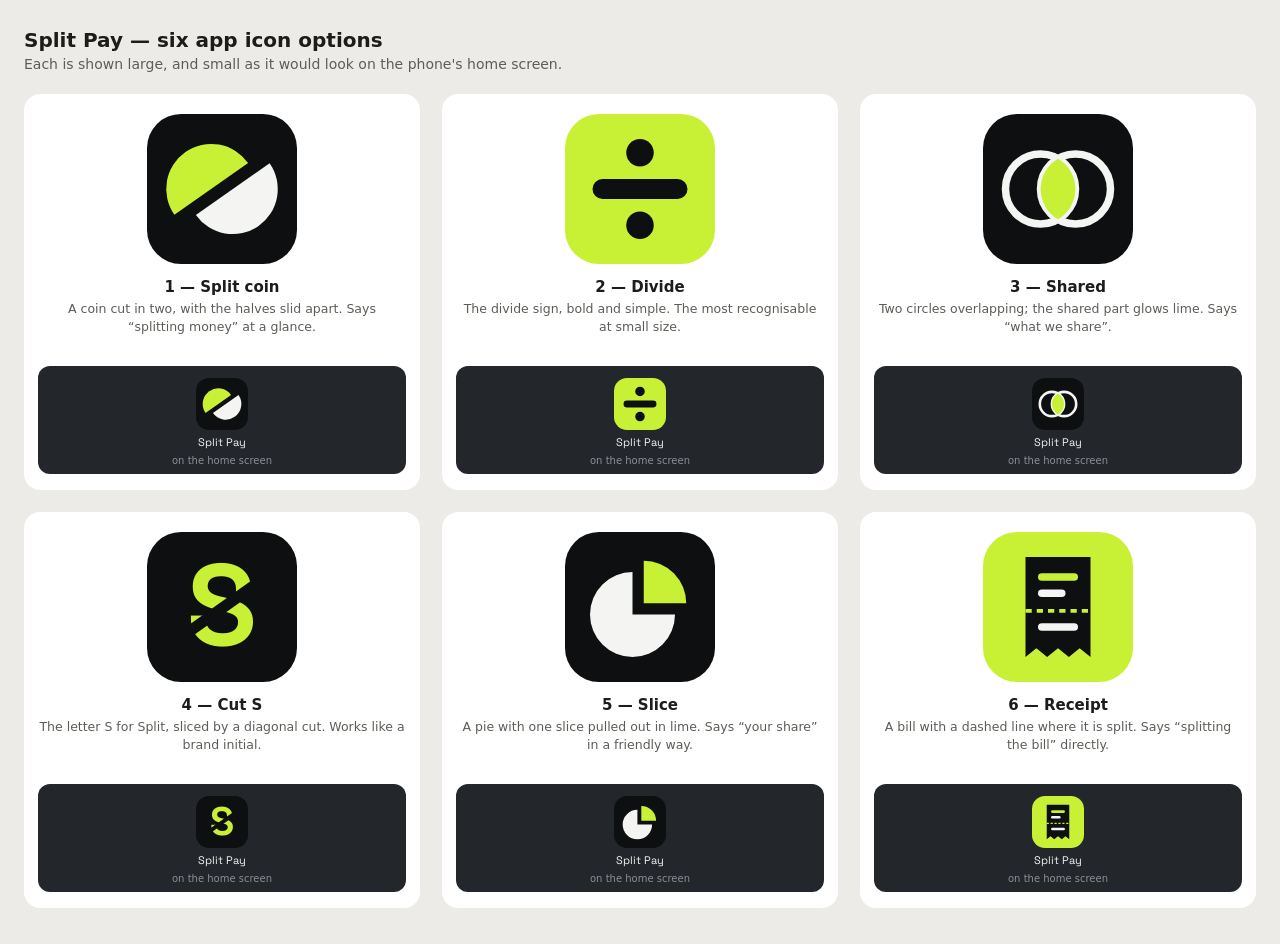
<file: docs/design/app-icons.html>
<!doctype html>
<html lang="en">
<head>
<meta charset="utf-8">
<title>Split Pay — app icon options</title>
<link href="https://fonts.googleapis.com/css2?family=Space+Grotesk:wght@500;700&display=swap" rel="stylesheet">
<style>
  * { box-sizing: border-box; margin: 0; }
  body { background: #ECEBE7; color: #1c1c1a; font-family: system-ui, "Segoe UI", sans-serif; padding: 28px 24px 36px; }
  h1 { font-size: 20px; font-weight: 600; }
  p.lead { color: #5d5c57; font-size: 14px; margin: 4px 0 22px; }
  .row { display: flex; gap: 22px; flex-wrap: wrap; }
  .opt { flex: 0 0 calc((100% - 44px) / 3); background: #fff; border-radius: 16px; padding: 20px 14px 16px; text-align: center; }
  .opt svg.big { width: 150px; height: 150px; border-radius: 34px; display: block; margin: 0 auto; }
  .opt h2 { font-size: 15px; font-weight: 600; margin-top: 14px; }
  .opt p { font-size: 12.5px; color: #5d5c57; margin-top: 4px; line-height: 1.45; min-height: 54px; }
  .home { margin-top: 12px; background: #23262B; border-radius: 12px; padding: 12px 0 8px; color: #F4F5F2; font-family: "Space Grotesk", system-ui, sans-serif; font-size: 11px; }
  .home svg { width: 52px; height: 52px; border-radius: 13px; display: block; margin: 0 auto 5px; }
  .home small { display: block; color: #8B9096; font-size: 10px; margin-top: 6px; font-family: system-ui, sans-serif; }
</style>
</head>
<body>
<h1>Split Pay — six app icon options</h1>
<p class="lead">Each is shown large, and small as it would look on the phone's home screen.</p>
<div class="row" id="row"></div>
<script>
const icons = [
  { name: "1 — Split coin", text: "A coin cut in two, with the halves slid apart. Says “splitting money” at a glance.",
    svg: `<rect width="120" height="120" fill="#0E0F11"/>
          <g transform="rotate(-35 60 60)">
            <path d="M24 55 A36 36 0 0 1 96 55 Z" fill="#C8F135" transform="translate(-7 0)"/>
            <path d="M24 65 A36 36 0 0 0 96 65 Z" fill="#F4F5F2" transform="translate(7 0)"/>
          </g>` },
  { name: "2 — Divide", text: "The divide sign, bold and simple. The most recognisable at small size.",
    svg: `<rect width="120" height="120" fill="#C8F135"/>
          <circle cx="60" cy="31" r="11" fill="#0E0F11"/>
          <rect x="22" y="52" width="76" height="16" rx="8" fill="#0E0F11"/>
          <circle cx="60" cy="89" r="11" fill="#0E0F11"/>` },
  { name: "3 — Shared", text: "Two circles overlapping; the shared part glows lime. Says “what we share”.",
    svg: `<rect width="120" height="120" fill="#0E0F11"/>
          <circle cx="46" cy="60" r="28" fill="none" stroke="#F4F5F2" stroke-width="6"/>
          <circle cx="74" cy="60" r="28" fill="none" stroke="#F4F5F2" stroke-width="6"/>
          <path d="M60 35.8 A28 28 0 0 1 60 84.2 A28 28 0 0 1 60 35.8 Z" fill="#C8F135"/>` },
  { name: "4 — Cut S", text: "The letter S for Split, sliced by a diagonal cut. Works like a brand initial.",
    svg: `<rect width="120" height="120" fill="#0E0F11"/>
          <text x="60" y="90" text-anchor="middle" font-family="Space Grotesk, system-ui, sans-serif" font-weight="700" font-size="92" fill="#C8F135">S</text>
          <line x1="22" y1="88" x2="98" y2="34" stroke="#0E0F11" stroke-width="9"/>` },
  { name: "5 — Slice", text: "A pie with one slice pulled out in lime. Says “your share” in a friendly way.",
    svg: `<rect width="120" height="120" fill="#0E0F11"/>
          <path d="M54 66 L54 32 A34 34 0 1 0 88 66 Z" fill="#F4F5F2"/>
          <path d="M54 66 L54 32 A34 34 0 0 1 88 66 Z" fill="#C8F135" transform="translate(9 -9)"/>` },
  { name: "6 — Receipt", text: "A bill with a dashed line where it is split. Says “splitting the bill” directly.",
    svg: `<rect width="120" height="120" fill="#C8F135"/>
          <path d="M34 20 H86 V100 L77.3 93 L68.7 100 L60 93 L51.3 100 L42.7 93 L34 100 Z" fill="#0E0F11"/>
          <rect x="44" y="33" width="32" height="6" rx="3" fill="#C8F135"/>
          <rect x="44" y="46" width="22" height="6" rx="3" fill="#F4F5F2"/>
          <line x1="34" y1="63" x2="86" y2="63" stroke="#C8F135" stroke-width="3" stroke-dasharray="5 4"/>
          <rect x="44" y="73" width="32" height="6" rx="3" fill="#F4F5F2"/>` }
];
document.getElementById('row').innerHTML = icons.map(i => `
  <div class="opt">
    <svg class="big" viewBox="0 0 120 120">${i.svg}</svg>
    <h2>${i.name}</h2><p>${i.text}</p>
    <div class="home"><svg viewBox="0 0 120 120">${i.svg}</svg>Split Pay<small>on the home screen</small></div>
  </div>`).join('');
</script>
</body>
</html>
</file>
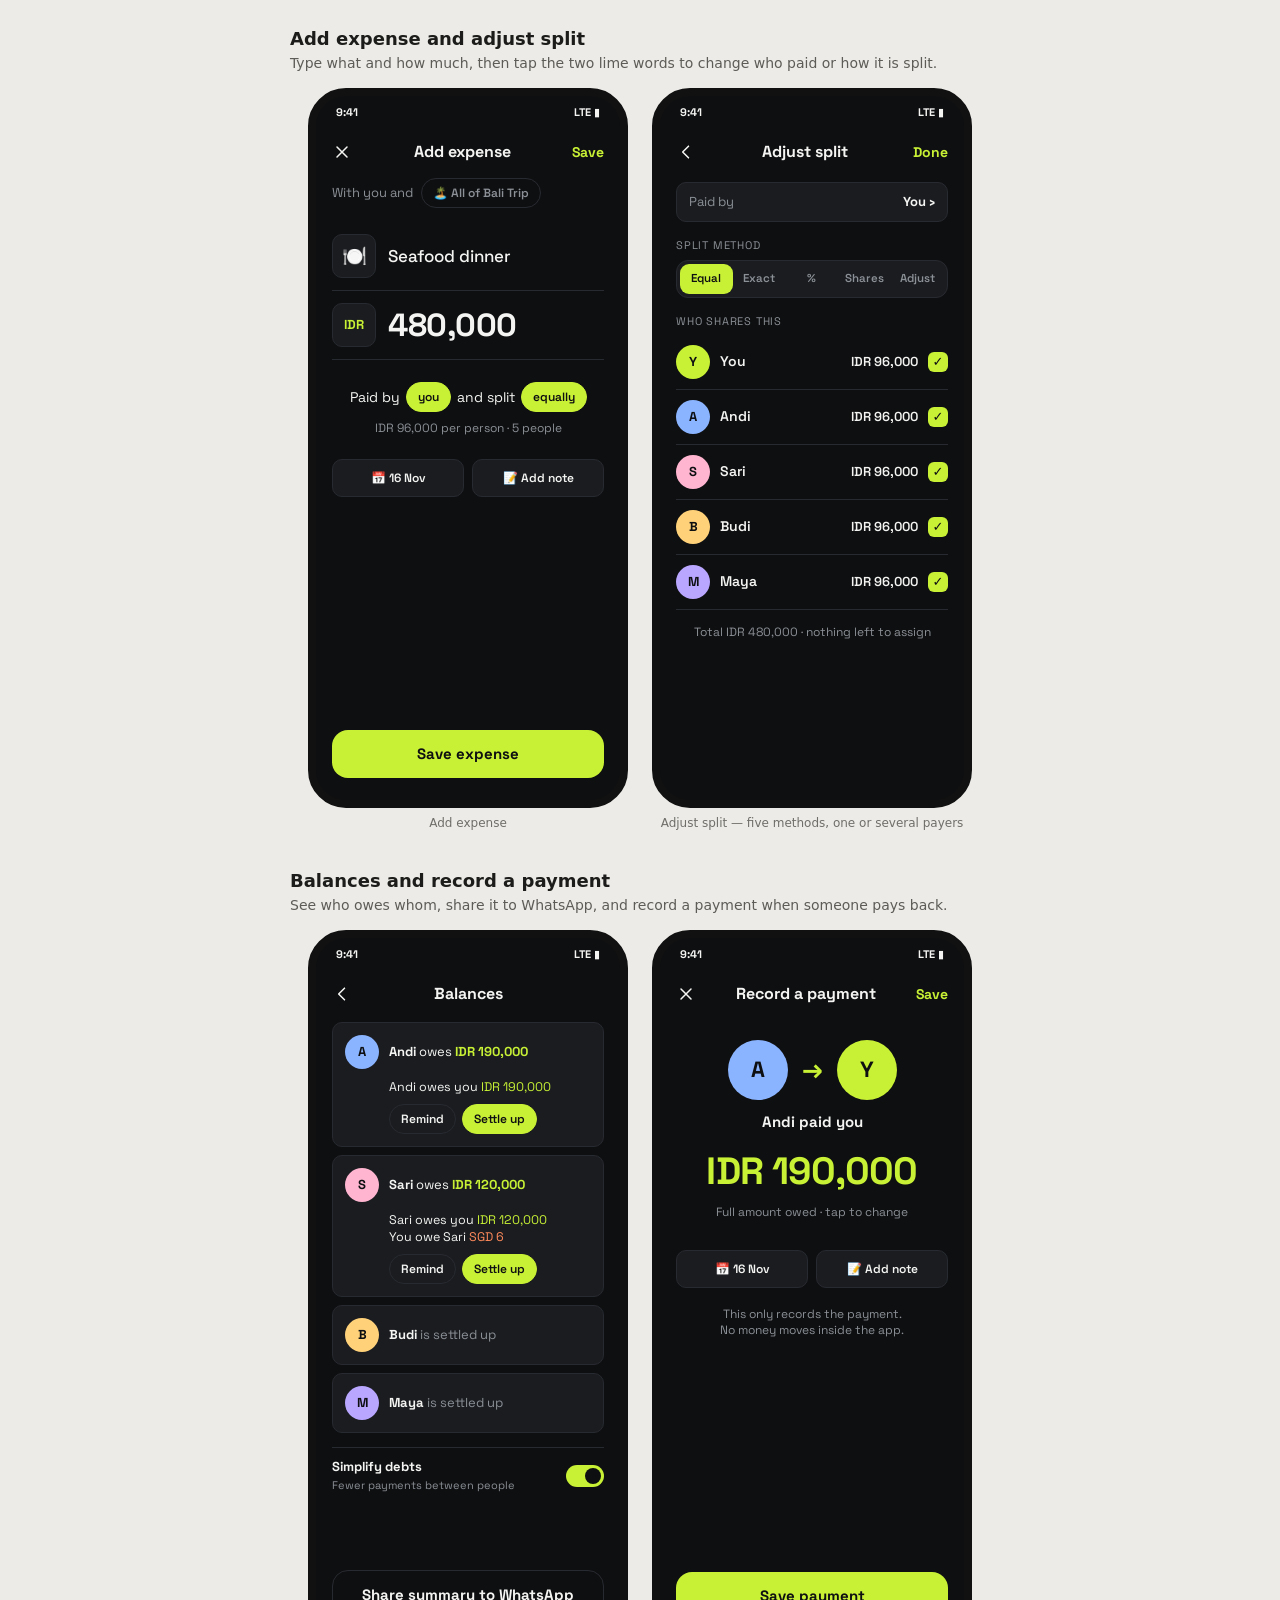
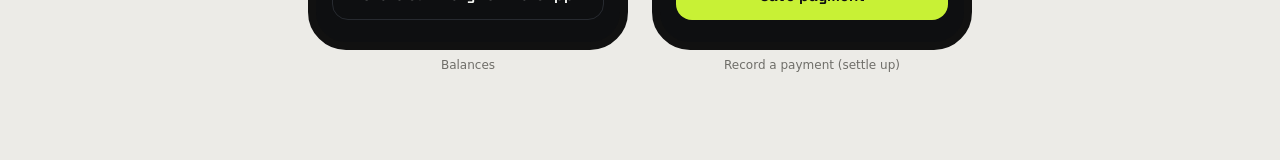
<file: docs/design/style-a-screens.html>
<!doctype html>
<html lang="en">
<head>
<meta charset="utf-8">
<meta name="viewport" content="width=device-width, initial-scale=1">
<title>Split Pay — Style A screens</title>
<link rel="preconnect" href="https://fonts.googleapis.com">
<link href="https://fonts.googleapis.com/css2?family=Space+Grotesk:wght@400;500;700&display=swap" rel="stylesheet">
<style>
  * { box-sizing: border-box; margin: 0; }
  body { background: #ECEBE7; color: #1c1c1a; font-family: system-ui, "Segoe UI", sans-serif; padding: 28px 16px 48px; }
  .set { max-width: 700px; margin: 0 auto 40px; }
  .set h2 { font-size: 18px; font-weight: 600; }
  .set p { color: #5d5c57; font-size: 14px; margin: 4px 0 14px; line-height: 1.5; }
  .pair { display: flex; gap: 24px; flex-wrap: wrap; justify-content: center; }
  .cap { text-align: center; font-size: 12px; color: #6f6e69; margin-top: 8px; }

  .phone { --bg:#0E0F11; --surface:#1A1C20; --text:#F4F5F2; --muted:#8B9096; --line:#272A30; --accent:#C8F135; --on-accent:#0E0F11; --pos:#C8F135; --neg:#FF8A5B;
           width: 320px; height: 720px; border-radius: 38px; border: 8px solid #111; overflow: hidden; position: relative;
           background: var(--bg); color: var(--text); font-family: "Space Grotesk", system-ui, sans-serif; font-size: 13px; line-height: 1.35; }
  .status { height: 30px; padding: 9px 20px 0; font-size: 11px; font-weight: 700; display: flex; justify-content: space-between; }
  .body { padding: 6px 16px 0; }
  .top { display: flex; align-items: center; justify-content: space-between; height: 40px; }
  .top b { font-size: 16px; }
  .top .act { color: var(--accent); font-weight: 700; font-size: 14px; }
  .top svg { width: 20px; height: 20px; stroke: currentColor; fill: none; stroke-width: 1.8; stroke-linecap: round; stroke-linejoin: round; }
  .pos { color: var(--pos); } .neg { color: var(--neg); } .mut { color: var(--muted); }
  .lbl { font-size: 11px; color: var(--muted); text-transform: uppercase; letter-spacing: 0.8px; margin: 16px 0 6px; }
  .chip { display: inline-flex; align-items: center; gap: 6px; padding: 6px 11px; border-radius: 999px; border: 1px solid var(--line); font-size: 12px; font-weight: 600; white-space: nowrap; }
  .chip.pri { background: var(--accent); color: var(--on-accent); border-color: var(--accent); }
  .with { display: flex; align-items: center; gap: 8px; margin-top: 6px; color: var(--muted); }
  .field { display: flex; align-items: center; gap: 12px; padding: 12px 0; border-bottom: 1px solid var(--line); }
  .tile { width: 44px; height: 44px; border-radius: 10px; background: var(--surface); border: 1px solid var(--line); display: grid; place-items: center; font-size: 20px; font-weight: 700; flex: none; }
  .tile.cur { font-size: 13px; color: var(--accent); }
  .field .v { font-size: 17px; font-weight: 500; }
  .field .v.big { font-size: 32px; font-weight: 700; letter-spacing: -0.5px; }
  .sentence { display: flex; flex-wrap: wrap; align-items: center; justify-content: center; gap: 6px; margin: 22px 0 8px; font-size: 14px; }
  .hint { text-align: center; color: var(--muted); font-size: 12px; }
  .tools { display: flex; gap: 8px; margin-top: 22px; }
  .tools .chip { flex: 1; justify-content: center; padding: 10px; border-radius: 10px; background: var(--surface); }
  .btn { position: absolute; left: 16px; right: 16px; bottom: 22px; background: var(--accent); color: var(--on-accent); font-weight: 700; font-size: 15px; text-align: center; padding: 14px; border-radius: 16px; }
  .btn.ghost { background: none; color: var(--text); border: 1px solid var(--line); }
  .seg { display: flex; background: var(--surface); border: 1px solid var(--line); border-radius: 12px; padding: 3px; margin-top: 8px; }
  .seg span { flex: 1; text-align: center; padding: 7px 0; border-radius: 9px; font-size: 11.5px; font-weight: 600; color: var(--muted); }
  .seg span.on { background: var(--accent); color: var(--on-accent); }
  .person { display: flex; align-items: center; gap: 10px; padding: 10px 0; border-bottom: 1px solid var(--line); }
  .av { width: 34px; height: 34px; border-radius: 50%; display: grid; place-items: center; font-size: 13px; font-weight: 700; color: #0E0F11; flex: none; }
  .av.y { background: #C8F135; } .av.a { background: #8AB4FF; } .av.s { background: #FFB5D0; } .av.b { background: #FFD27A; } .av.m { background: #B9A6FF; }
  .person .n { flex: 1; font-size: 14px; font-weight: 600; }
  .person .n small { display: block; font-weight: 400; font-size: 11px; color: var(--muted); }
  .person .amt { font-size: 13px; font-weight: 600; }
  .check { width: 20px; height: 20px; border-radius: 6px; background: var(--accent); color: var(--on-accent); display: grid; place-items: center; font-size: 13px; font-weight: 700; flex: none; }
  .paidby { display: flex; align-items: center; justify-content: space-between; background: var(--surface); border: 1px solid var(--line); border-radius: 10px; padding: 10px 12px; margin-top: 10px; }
  .card { background: var(--surface); border: 1px solid var(--line); border-radius: 10px; padding: 12px; margin-top: 8px; }
  .card .head { display: flex; align-items: center; gap: 10px; }
  .card .line { margin: 10px 0 8px 44px; font-size: 12.5px; }
  .card .acts { margin-left: 44px; display: flex; gap: 6px; }
  .toggle { display: flex; align-items: center; justify-content: space-between; margin-top: 14px; padding: 10px 0; border-top: 1px solid var(--line); }
  .sw { width: 38px; height: 22px; border-radius: 999px; background: var(--accent); position: relative; }
  .sw::after { content: ""; position: absolute; right: 3px; top: 3px; width: 16px; height: 16px; border-radius: 50%; background: var(--on-accent); }
  .flow { display: flex; align-items: center; justify-content: center; gap: 14px; margin: 26px 0 12px; }
  .flow .av { width: 60px; height: 60px; font-size: 22px; }
  .flow .arrow { color: var(--accent); font-size: 26px; font-weight: 700; }
  .center { text-align: center; }
  .amount { font-size: 38px; font-weight: 700; letter-spacing: -0.8px; margin-top: 14px; }
</style>
</head>
<body>

<section class="set" id="add"><h2>Add expense and adjust split</h2><p>Type what and how much, then tap the two lime words to change who paid or how it is split.</p>
<div class="pair">
  <div><div class="phone"><div class="status"><span>9:41</span><span>LTE ▮</span></div><div class="body">
    <div class="top"><svg viewBox="0 0 24 24"><path d="M6 6l12 12M18 6L6 18"/></svg><b>Add expense</b><span class="act">Save</span></div>
    <div class="with">With you and <span class="chip">🏝️ All of Bali Trip</span></div>
    <div class="field" style="margin-top:14px"><div class="tile">🍽️</div><div class="v">Seafood dinner</div></div>
    <div class="field"><div class="tile cur">IDR</div><div class="v big">480,000</div></div>
    <div class="sentence">Paid by <span class="chip pri">you</span> and split <span class="chip pri">equally</span></div>
    <div class="hint">IDR 96,000 per person · 5 people</div>
    <div class="tools"><span class="chip">📅 16 Nov</span><span class="chip">📝 Add note</span></div>
  </div><div class="btn">Save expense</div></div><div class="cap">Add expense</div></div>

  <div><div class="phone"><div class="status"><span>9:41</span><span>LTE ▮</span></div><div class="body">
    <div class="top"><svg viewBox="0 0 24 24"><path d="M15 5l-7 7 7 7"/></svg><b>Adjust split</b><span class="act">Done</span></div>
    <div class="paidby"><span class="mut">Paid by</span><b>You ›</b></div>
    <div class="lbl">Split method</div>
    <div class="seg"><span class="on">Equal</span><span>Exact</span><span>%</span><span>Shares</span><span>Adjust</span></div>
    <div class="lbl">Who shares this</div>
    <div class="person"><div class="av y">Y</div><div class="n">You</div><div class="amt">IDR 96,000</div><div class="check">✓</div></div>
    <div class="person"><div class="av a">A</div><div class="n">Andi</div><div class="amt">IDR 96,000</div><div class="check">✓</div></div>
    <div class="person"><div class="av s">S</div><div class="n">Sari</div><div class="amt">IDR 96,000</div><div class="check">✓</div></div>
    <div class="person"><div class="av b">B</div><div class="n">Budi</div><div class="amt">IDR 96,000</div><div class="check">✓</div></div>
    <div class="person"><div class="av m">M</div><div class="n">Maya</div><div class="amt">IDR 96,000</div><div class="check">✓</div></div>
    <div class="hint" style="margin-top:14px">Total IDR 480,000 · nothing left to assign</div>
  </div></div><div class="cap">Adjust split — five methods, one or several payers</div></div>
</div></section>

<section class="set" id="bal"><h2>Balances and record a payment</h2><p>See who owes whom, share it to WhatsApp, and record a payment when someone pays back.</p>
<div class="pair">
  <div><div class="phone"><div class="status"><span>9:41</span><span>LTE ▮</span></div><div class="body">
    <div class="top"><svg viewBox="0 0 24 24"><path d="M15 5l-7 7 7 7"/></svg><b>Balances</b><span style="width:20px"></span></div>
    <div class="card"><div class="head"><div class="av a">A</div><div class="n" style="flex:1"><b>Andi</b> owes <b class="pos">IDR 190,000</b></div></div>
      <div class="line">Andi owes you <span class="pos">IDR 190,000</span></div>
      <div class="acts"><span class="chip">Remind</span><span class="chip pri">Settle up</span></div></div>
    <div class="card"><div class="head"><div class="av s">S</div><div class="n" style="flex:1"><b>Sari</b> owes <b class="pos">IDR 120,000</b></div></div>
      <div class="line">Sari owes you <span class="pos">IDR 120,000</span><br>You owe Sari <span class="neg">SGD 6</span></div>
      <div class="acts"><span class="chip">Remind</span><span class="chip pri">Settle up</span></div></div>
    <div class="card"><div class="head"><div class="av b">B</div><div class="n mut" style="flex:1"><b style="color:var(--text)">Budi</b> is settled up</div></div></div>
    <div class="card"><div class="head"><div class="av m">M</div><div class="n mut" style="flex:1"><b style="color:var(--text)">Maya</b> is settled up</div></div></div>
    <div class="toggle"><div><b>Simplify debts</b><br><span class="mut" style="font-size:11px">Fewer payments between people</span></div><div class="sw"></div></div>
  </div><div class="btn ghost">Share summary to WhatsApp</div></div><div class="cap">Balances</div></div>

  <div><div class="phone"><div class="status"><span>9:41</span><span>LTE ▮</span></div><div class="body">
    <div class="top"><svg viewBox="0 0 24 24"><path d="M6 6l12 12M18 6L6 18"/></svg><b>Record a payment</b><span class="act">Save</span></div>
    <div class="flow"><div class="av a">A</div><div class="arrow">→</div><div class="av y">Y</div></div>
    <div class="center"><b style="font-size:15px">Andi paid you</b><div class="amount pos">IDR 190,000</div><div class="hint" style="margin-top:6px">Full amount owed · tap to change</div></div>
    <div class="tools" style="margin-top:30px"><span class="chip">📅 16 Nov</span><span class="chip">📝 Add note</span></div>
    <div class="hint" style="margin-top:18px">This only records the payment.<br>No money moves inside the app.</div>
  </div><div class="btn">Save payment</div></div><div class="cap">Record a payment (settle up)</div></div>
</div></section>

<script>
const only = location.hash.slice(1);
if (only) document.querySelectorAll('.set').forEach(s => { if (s.id !== only) s.style.display = 'none'; });
</script>
</body>
</html>
</file>
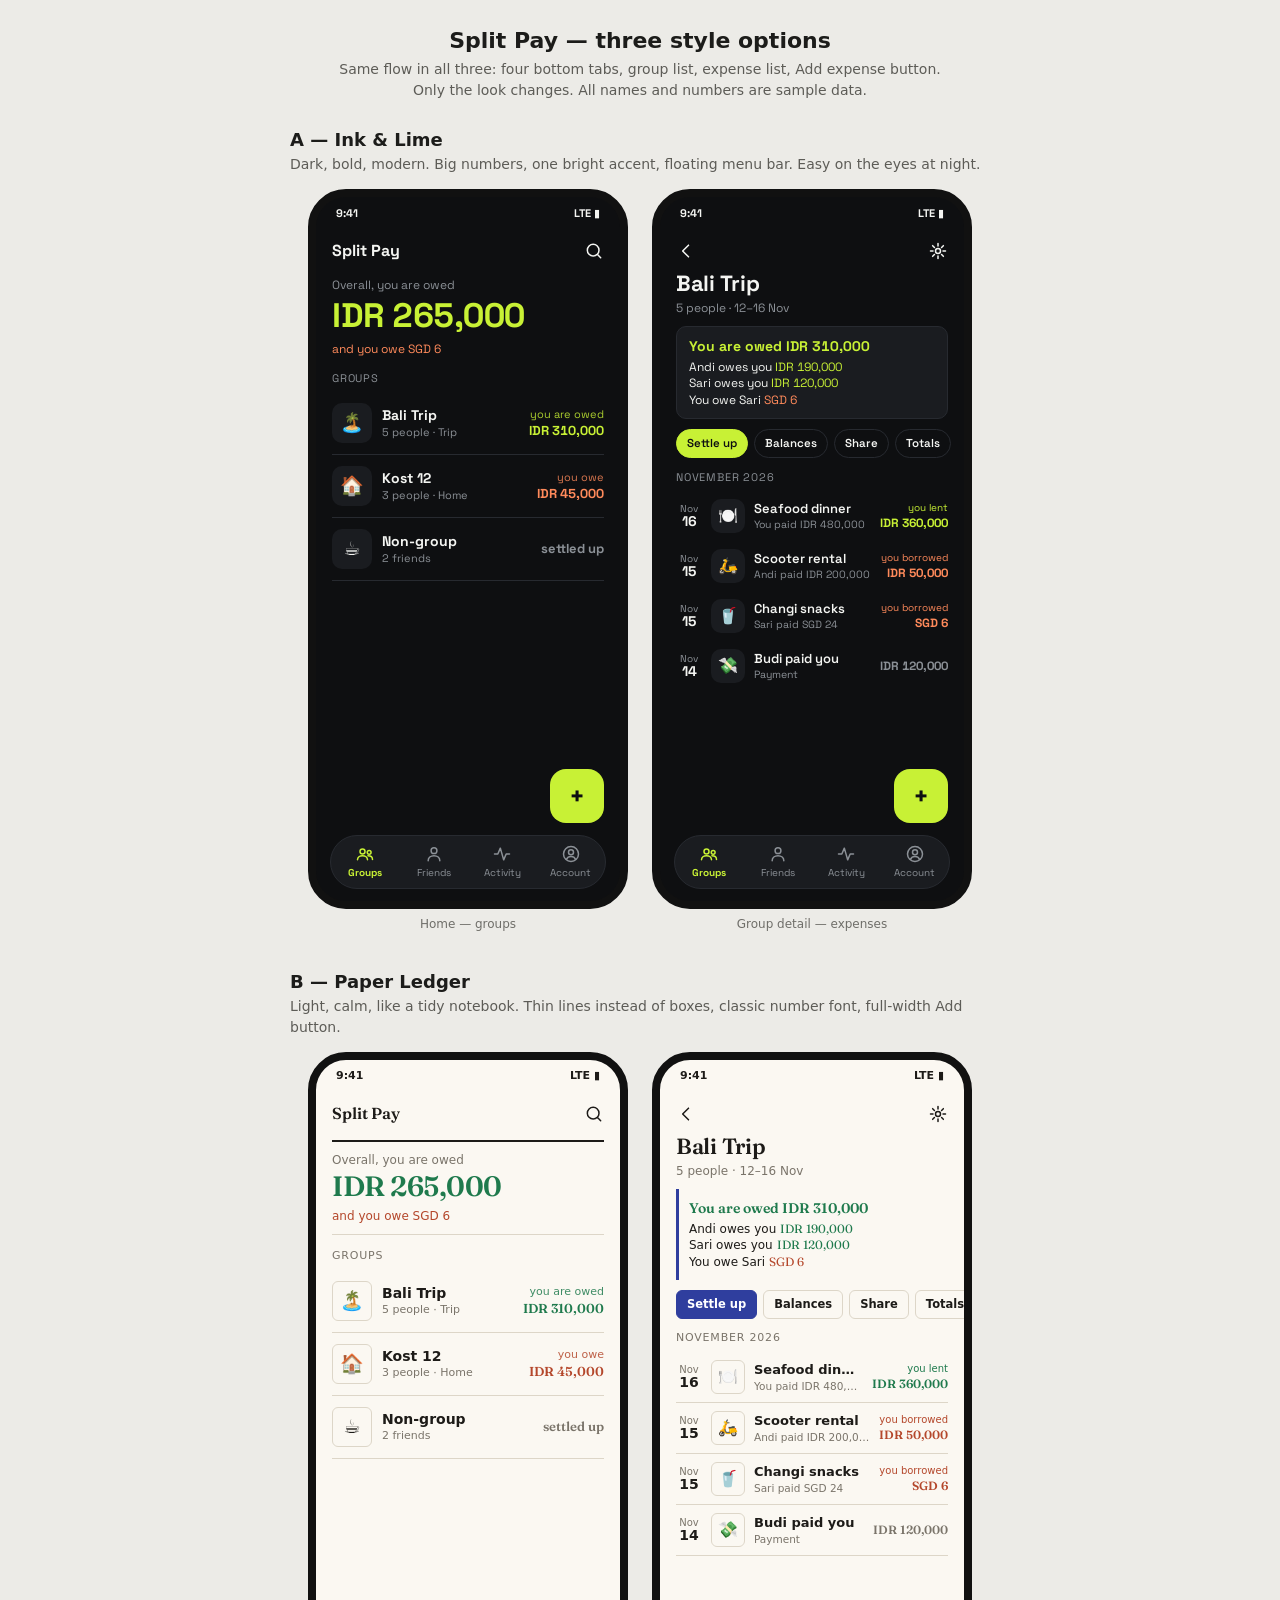
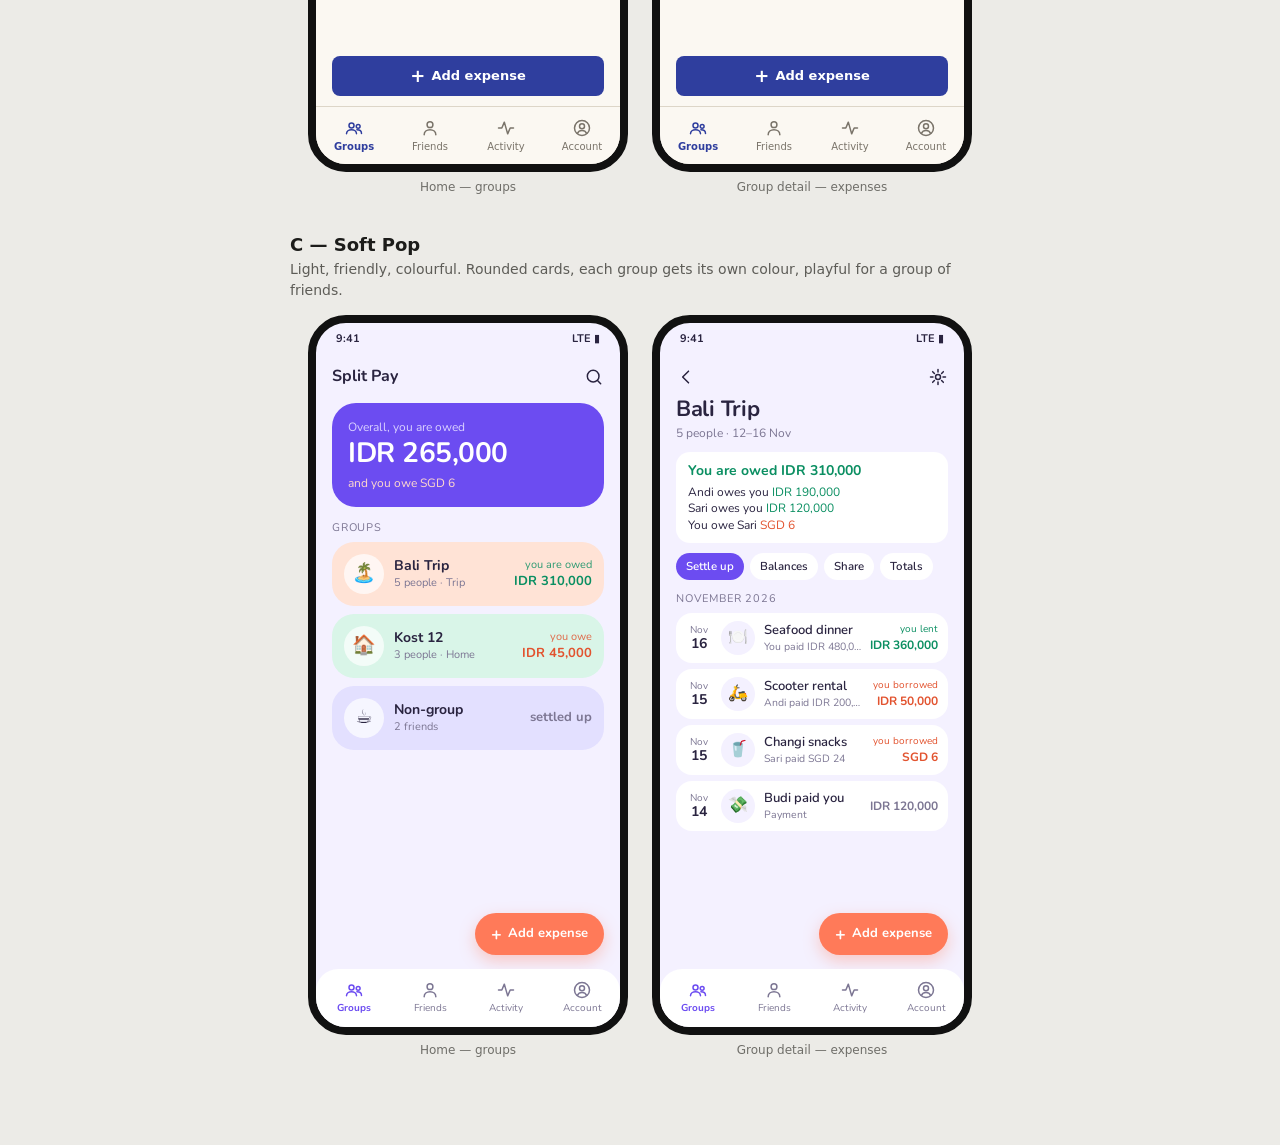
<file: docs/design/style-mockups.html>
<!doctype html>
<html lang="en">
<head>
<meta charset="utf-8">
<meta name="viewport" content="width=device-width, initial-scale=1">
<title>Split Pay — style mock-ups</title>
<link rel="preconnect" href="https://fonts.googleapis.com">
<link href="https://fonts.googleapis.com/css2?family=Space+Grotesk:wght@400;500;700&family=Fraunces:opsz,wght@9..144,500;9..144,600&family=Nunito:wght@500;700;800&display=swap" rel="stylesheet">
<style>
  * { box-sizing: border-box; margin: 0; }
  body { background: #ECEBE7; color: #1c1c1a; font-family: system-ui, "Segoe UI", sans-serif; padding: 28px 16px 48px; }
  h1 { font-size: 22px; font-weight: 600; text-align: center; }
  .lead { text-align: center; color: #5d5c57; font-size: 14px; margin: 6px auto 28px; max-width: 620px; line-height: 1.5; }
  .style { max-width: 700px; margin: 0 auto 40px; }
  .style h2 { font-size: 18px; font-weight: 600; }
  .style p { color: #5d5c57; font-size: 14px; margin: 4px 0 14px; line-height: 1.5; }
  .pair { display: flex; gap: 24px; flex-wrap: wrap; justify-content: center; }
  .cap { text-align: center; font-size: 12px; color: #6f6e69; margin-top: 8px; }

  /* ---------- shared phone ---------- */
  .phone { width: 320px; height: 720px; border-radius: 38px; border: 8px solid #111; overflow: hidden; position: relative;
           background: var(--bg); color: var(--text); font-family: var(--font); font-size: 13px; line-height: 1.35; }
  .status { height: 30px; padding: 9px 20px 0; font-size: 11px; font-weight: 700; display: flex; justify-content: space-between; }
  .body { padding: 6px 16px 0; }
  .top { display: flex; align-items: center; justify-content: space-between; height: 36px; }
  .top .app { font-weight: 700; font-size: 16px; }
  .top svg, nav svg { width: 20px; height: 20px; stroke: currentColor; fill: none; stroke-width: 1.8; stroke-linecap: round; stroke-linejoin: round; }
  .pos { color: var(--pos); } .neg { color: var(--neg); } .mut { color: var(--muted); }
  .num { font-family: var(--numfont); font-variant-numeric: tabular-nums; }
  .hero { margin: 8px 0 14px; }
  .hero .lbl { font-size: 12px; color: var(--muted); }
  .hero .big { font-size: 28px; font-weight: 700; letter-spacing: -0.5px; }
  .hero .sub { font-size: 12px; margin-top: 2px; }
  .sect { font-size: 11px; color: var(--muted); text-transform: uppercase; letter-spacing: 0.8px; margin: 12px 0 6px; }
  .g { display: flex; align-items: center; gap: 10px; padding: 11px 0; }
  .g .gi { width: 40px; height: 40px; border-radius: var(--radius); background: var(--surface); display: grid; place-items: center; font-size: 19px; flex: none; }
  .g .gt { flex: 1; min-width: 0; }
  .g b { display: block; font-size: 14px; font-weight: 700; }
  .g small { font-size: 11px; color: var(--muted); display: block; }
  .g .ga { text-align: right; }
  .g .ga small { color: inherit; opacity: .85; }
  .g .ga b { font-size: 13px; }
  .gh h3 { font-size: 22px; font-weight: 700; letter-spacing: -0.3px; }
  .gh small { color: var(--muted); font-size: 12px; }
  .sum { margin: 10px 0; padding: 10px 12px; border-radius: var(--radius); background: var(--surface); font-size: 12px; }
  .sum b { font-size: 14px; display: block; margin-bottom: 3px; }
  .chips { display: flex; gap: 6px; margin: 10px 0 4px; }
  .chip { padding: 6px 10px; border-radius: 999px; border: 1px solid var(--line); font-size: 11.5px; font-weight: 600; white-space: nowrap; }
  .chip.pri { background: var(--accent); color: var(--on-accent); border-color: var(--accent); }
  .row { display: flex; align-items: center; gap: 9px; padding: 8px 0; }
  .row .d { width: 26px; text-align: center; font-size: 10px; color: var(--muted); line-height: 1.1; flex: none; }
  .row .d b { display: block; font-size: 14px; color: var(--text); }
  .row .ic { width: 34px; height: 34px; border-radius: var(--radius); background: var(--surface); display: grid; place-items: center; font-size: 16px; flex: none; }
  .row .t { flex: 1; min-width: 0; }
  .row .t b { display: block; font-size: 13px; font-weight: 600; white-space: nowrap; overflow: hidden; text-overflow: ellipsis; }
  .row .t small { font-size: 10.5px; color: var(--muted); display: block; white-space: nowrap; overflow: hidden; text-overflow: ellipsis; }
  .row .a { white-space: nowrap; flex: none; }
  .row .a { text-align: right; font-size: 10px; }
  .row .a b { display: block; font-size: 12px; }
  nav { position: absolute; left: 0; right: 0; bottom: 0; height: 58px; display: flex; background: var(--bg); border-top: 1px solid var(--line); }
  nav div { flex: 1; display: flex; flex-direction: column; align-items: center; justify-content: center; gap: 2px; font-size: 10px; color: var(--muted); }
  nav div.on { color: var(--accent); font-weight: 700; }
  .fab { position: absolute; right: 16px; bottom: 72px; background: var(--accent); color: var(--on-accent); font-weight: 700; font-size: 13px;
         padding: 12px 16px; border-radius: 999px; display: flex; align-items: center; gap: 6px; }
  .fab i { font-style: normal; font-size: 18px; line-height: 1; }

  /* ---------- A: Ink & Lime ---------- */
  .s-a { --bg:#0E0F11; --surface:#1A1C20; --text:#F4F5F2; --muted:#8B9096; --line:#272A30; --accent:#C8F135; --on-accent:#0E0F11;
         --pos:#C8F135; --neg:#FF8A5B; --radius:10px; --font:"Space Grotesk",system-ui,sans-serif; --numfont:"Space Grotesk",system-ui,sans-serif; }
  .s-a .hero .big { font-size: 34px; }
  .s-a .g { border-bottom: 1px solid var(--line); }
  .s-a nav { left: 14px; right: 14px; bottom: 12px; border: 1px solid var(--line); border-radius: 999px; background: var(--surface); height: 54px; }
  .s-a .fab { width: 54px; height: 54px; padding: 0; justify-content: center; bottom: 78px; border-radius: 16px; }
  .s-a .fab span { display: none; } .s-a .fab i { font-size: 26px; }
  .s-a .sum { border: 1px solid var(--line); }

  /* ---------- B: Paper Ledger ---------- */
  .s-b { --bg:#FBF8F2; --surface:#F1ECE1; --text:#1D1B18; --muted:#7A746A; --line:#DDD6C8; --accent:#2F3E9E; --on-accent:#FFFFFF;
         --pos:#1F7A4D; --neg:#B4472B; --radius:6px; --font:system-ui,"Segoe UI",sans-serif; --numfont:"Fraunces",Georgia,serif; }
  .s-b .top .app, .s-b .gh h3, .s-b .hero .big, .s-b .g .ga b, .s-b .row .a b, .s-b .sum b { font-family: var(--numfont); font-weight: 600; }
  .s-b .hero { border-top: 2px solid var(--text); border-bottom: 1px solid var(--line); padding: 10px 0; }
  .s-b .g, .s-b .row { border-bottom: 1px solid var(--line); }
  .s-b .g .gi, .s-b .row .ic { background: none; border: 1px solid var(--line); }
  .s-b .sum { background: none; border-left: 3px solid var(--accent); border-radius: 0; padding-left: 10px; }
  .s-b .chip { border-radius: 6px; }
  .s-b .fab { left: 16px; right: 16px; bottom: 68px; justify-content: center; border-radius: 8px; padding: 11px; }

  /* ---------- C: Soft Pop ---------- */
  .s-c { --bg:#F4F1FF; --surface:#FFFFFF; --text:#2A2440; --muted:#7C7693; --line:#E2DDF5; --accent:#6C4CF1; --on-accent:#FFFFFF;
         --pos:#0B8F62; --neg:#E2532F; --radius:14px; --font:"Nunito",system-ui,sans-serif; --numfont:"Nunito",system-ui,sans-serif; }
  .s-c .hero { background: var(--accent); color: #fff; border-radius: 24px; padding: 16px; }
  .s-c .hero .lbl { color: #D9D0FF; } .s-c .hero .big { color: #fff; } .s-c .hero .sub { color: #FFD9CC; }
  .s-c .g { border-radius: 22px; padding: 12px; margin-bottom: 8px; }
  .s-c .g1 { background: #FFE3D6; } .s-c .g2 { background: #D9F5E8; } .s-c .g3 { background: #E3E0FF; }
  .s-c .g .gi { background: rgba(255,255,255,.7); border-radius: 50%; }
  .s-c .chip { border: none; background: #fff; }
  .s-c .chip.pri { background: var(--accent); }
  .s-c .row { background: #fff; border-radius: 16px; padding: 8px 10px; margin-bottom: 6px; }
  .s-c .row .ic { background: var(--bg); border-radius: 50%; }
  .s-c nav { background: #fff; border-top: none; border-radius: 22px 22px 0 0; }
  .s-c nav div.on { color: var(--accent); }
  .s-c .fab { background: #FF7A59; color: #fff; box-shadow: 0 6px 16px rgba(255,122,89,.35); }
</style>
</head>
<body>
<h1>Split Pay — three style options</h1>
<p class="lead">Same flow in all three: four bottom tabs, group list, expense list, Add expense button. Only the look changes. All names and numbers are sample data.</p>

<section class="style"><h2>A — Ink &amp; Lime</h2><p>Dark, bold, modern. Big numbers, one bright accent, floating menu bar. Easy on the eyes at night.</p><div class="pair s-a" data-style></div></section>
<section class="style"><h2>B — Paper Ledger</h2><p>Light, calm, like a tidy notebook. Thin lines instead of boxes, classic number font, full-width Add button.</p><div class="pair s-b" data-style></div></section>
<section class="style"><h2>C — Soft Pop</h2><p>Light, friendly, colourful. Rounded cards, each group gets its own colour, playful for a group of friends.</p><div class="pair s-c" data-style></div></section>

<script>
const I = {
  search: '<svg viewBox="0 0 24 24"><circle cx="11" cy="11" r="7"/><path d="M20 20l-3.5-3.5"/></svg>',
  back: '<svg viewBox="0 0 24 24"><path d="M15 5l-7 7 7 7"/></svg>',
  gear: '<svg viewBox="0 0 24 24"><circle cx="12" cy="12" r="3"/><path d="M12 3v3M12 18v3M3 12h3M18 12h3M5.6 5.6l2.1 2.1M16.3 16.3l2.1 2.1M18.4 5.6l-2.1 2.1M7.7 16.3l-2.1 2.1"/></svg>',
  groups: '<svg viewBox="0 0 24 24"><circle cx="9" cy="9" r="3"/><circle cx="17" cy="10" r="2.3"/><path d="M3 19c0-3 2.7-5 6-5s6 2 6 5M15.5 14.2c3 0 5.5 1.6 5.5 4.3"/></svg>',
  friend: '<svg viewBox="0 0 24 24"><circle cx="12" cy="8" r="3.5"/><path d="M5 20c0-3.5 3-6 7-6s7 2.5 7 6"/></svg>',
  act: '<svg viewBox="0 0 24 24"><path d="M3 12h4l3-7 4 14 3-7h4"/></svg>',
  acct: '<svg viewBox="0 0 24 24"><circle cx="12" cy="12" r="9"/><circle cx="12" cy="10" r="3"/><path d="M6.5 18.5c1-2.3 3-3.5 5.5-3.5s4.5 1.2 5.5 3.5"/></svg>'
};
const nav = `<nav><div class="on">${I.groups}Groups</div><div>${I.friend}Friends</div><div>${I.act}Activity</div><div>${I.acct}Account</div></nav>`;
const fab = `<div class="fab"><i>+</i><span>Add expense</span></div>`;
const status = `<div class="status"><span>9:41</span><span>LTE ▮</span></div>`;

const home = `<div><div class="phone">${status}<div class="body">
  <div class="top"><span class="app">Split Pay</span>${I.search}</div>
  <div class="hero"><div class="lbl">Overall, you are owed</div><div class="big num pos">IDR 265,000</div><div class="sub neg">and you owe SGD 6</div></div>
  <div class="sect">Groups</div>
  <div class="g g1"><div class="gi">🏝️</div><div class="gt"><b>Bali Trip</b><small>5 people · Trip</small></div><div class="ga pos"><small>you are owed</small><b class="num">IDR 310,000</b></div></div>
  <div class="g g2"><div class="gi">🏠</div><div class="gt"><b>Kost 12</b><small>3 people · Home</small></div><div class="ga neg"><small>you owe</small><b class="num">IDR 45,000</b></div></div>
  <div class="g g3"><div class="gi">☕</div><div class="gt"><b>Non-group</b><small>2 friends</small></div><div class="ga mut"><b>settled up</b></div></div>
</div>${fab}${nav}</div><div class="cap">Home — groups</div></div>`;

const detail = `<div><div class="phone">${status}<div class="body">
  <div class="top">${I.back}${I.gear}</div>
  <div class="gh"><h3>Bali Trip</h3><small>5 people · 12–16 Nov</small></div>
  <div class="sum"><b class="pos num">You are owed IDR 310,000</b>Andi owes you <span class="pos num">IDR 190,000</span><br>Sari owes you <span class="pos num">IDR 120,000</span><br>You owe Sari <span class="neg num">SGD 6</span></div>
  <div class="chips"><span class="chip pri">Settle up</span><span class="chip">Balances</span><span class="chip">Share</span><span class="chip">Totals</span></div>
  <div class="sect">November 2026</div>
  <div class="row"><div class="d">Nov<b>16</b></div><div class="ic">🍽️</div><div class="t"><b>Seafood dinner</b><small>You paid IDR 480,000</small></div><div class="a pos">you lent<b class="num">IDR 360,000</b></div></div>
  <div class="row"><div class="d">Nov<b>15</b></div><div class="ic">🛵</div><div class="t"><b>Scooter rental</b><small>Andi paid IDR 200,000</small></div><div class="a neg">you borrowed<b class="num">IDR 50,000</b></div></div>
  <div class="row"><div class="d">Nov<b>15</b></div><div class="ic">🥤</div><div class="t"><b>Changi snacks</b><small>Sari paid SGD 24</small></div><div class="a neg">you borrowed<b class="num">SGD 6</b></div></div>
  <div class="row"><div class="d">Nov<b>14</b></div><div class="ic">💸</div><div class="t"><b>Budi paid you</b><small>Payment</small></div><div class="a mut"><b class="num">IDR 120,000</b></div></div>
</div>${fab}${nav}</div><div class="cap">Group detail — expenses</div></div>`;

document.querySelectorAll('[data-style]').forEach(el => { el.innerHTML = home + detail; });
const only = location.hash.slice(1);
if (only) {
  document.querySelectorAll('.style').forEach(s => { if (!s.querySelector('.s-' + only)) s.style.display = 'none'; });
  document.querySelector('h1').style.display = 'none';
  document.querySelector('.lead').style.display = 'none';
}
</script>
</body>
</html>
</file>
